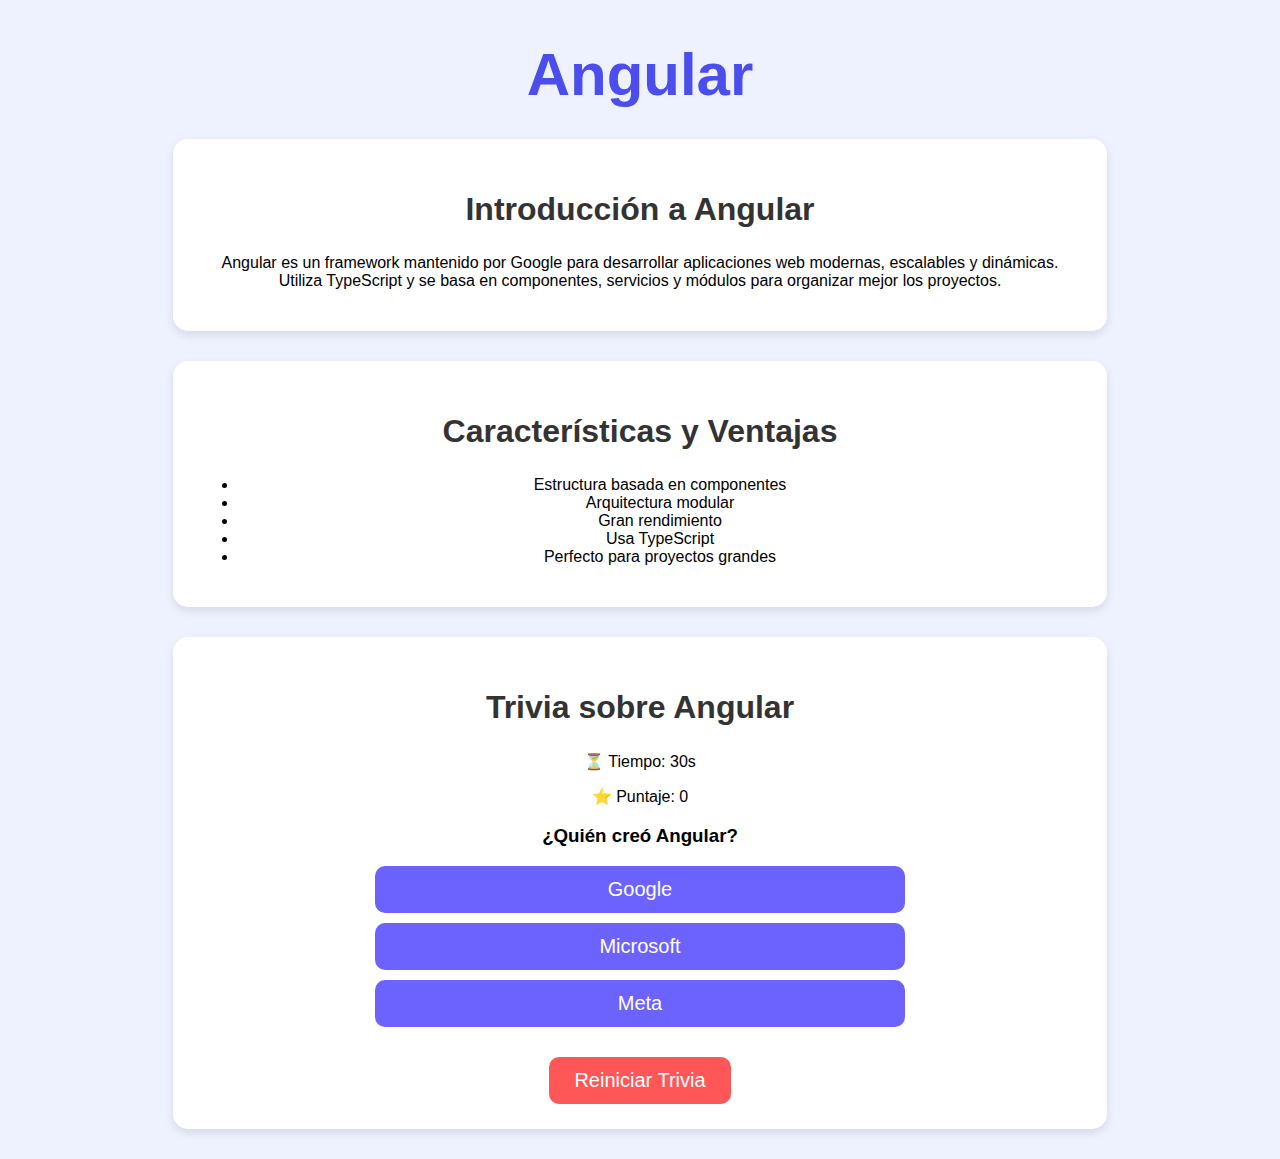
<file: index.html>
<!DOCTYPE html>
<html lang="es">
<head>
    <meta charset="UTF-8">
    <title>Angular - Web Educativa</title>
    <link rel="stylesheet" href="styles.css">
</head>
<body>

    <h1 class="titulo">Angular</h1>

    <section class="intro">
        <h2>Introducción a Angular</h2>
        <p>Angular es un framework mantenido por Google para desarrollar aplicaciones web modernas, escalables y dinámicas. 
        Utiliza TypeScript y se basa en componentes, servicios y módulos para organizar mejor los proyectos.</p>
    </section>

    <section class="caracteristicas">
        <h2>Características y Ventajas</h2>
        <ul>
            <li>Estructura basada en componentes</li>
            <li>Arquitectura modular</li>
            <li>Gran rendimiento</li>
            <li>Usa TypeScript</li>
            <li>Perfecto para proyectos grandes</li>
        </ul>
    </section>

    <section class="trivia">
        <h2>Trivia sobre Angular</h2>

        <p>⏳ Tiempo: <span id="tiempo">30</span>s</p>
        <p>⭐ Puntaje: <span id="puntaje">0</span></p>

        <h3 id="pregunta">Pregunta aparecerá aquí</h3>

        <div id="opciones" class="opciones"></div>

        <button id="reiniciar" class="btn-reinicio">Reiniciar Trivia</button>
    </section>

    <script src="script.js"></script>

</body>
</html>
</file>
<file: styles.css>
body {
    background: #eef2ff;
    font-family: Arial;
    text-align: center;
}

.titulo {
    font-size: 60px;
    color: #4b4ded;
    margin-bottom: 20px;
}

section {
    margin: 30px auto;
    width: 70%;
    background: white;
    padding: 25px;
    border-radius: 15px;
    box-shadow: 0 4px 10px rgba(0,0,0,0.1);
}

h2 {
    color: #333;
    font-size: 32px;
}

.btn-opcion {
    display: block;
    width: 60%;
    margin: 10px auto;
    padding: 12px;
    background: #6c63ff;
    color: white;
    font-size: 20px;
    border: none;
    border-radius: 10px;
    cursor: pointer;
}

.btn-opcion:hover {
    background: #5147ff;
}

.btn-reinicio {
    margin-top: 20px;
    padding: 12px 25px;
    background: #ff5757;
    color: white;
    font-size: 20px;
    border: none;
    border-radius: 10px;
}
</file>
